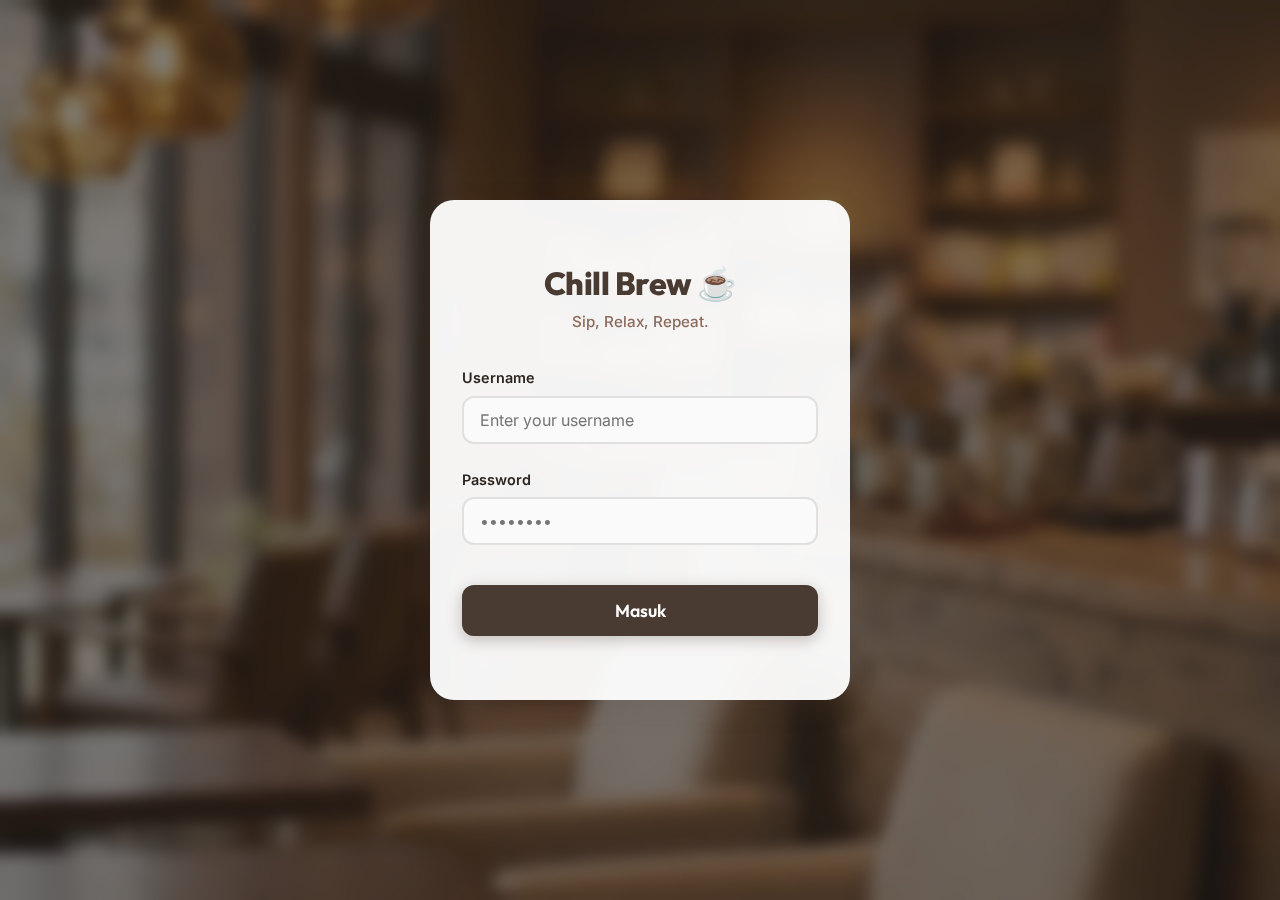
<file: index.html>
<!DOCTYPE html>
<html lang="id">
<head>
    <meta charset="UTF-8">
    <meta name="viewport" content="width=device-width, initial-scale=1.0">
    <title>Login - Chill Brew</title>
    <!-- Google Fonts -->
    <link rel="preconnect" href="https://fonts.googleapis.com">
    <link rel="preconnect" href="https://fonts.gstatic.com" crossorigin>
    <link href="https://fonts.googleapis.com/css2?family=Inter:wght@400;500;600&family=Outfit:wght@500;700;800&display=swap" rel="stylesheet">
    <!-- Custom CSS -->
    <link rel="stylesheet" href="css/style.css">
</head>
<body class="login-page">

    <div class="login-card">
        <h1 class="login-logo">Chill Brew ☕</h1>
        <p class="login-tagline">Sip, Relax, Repeat.</p>

        <form id="loginForm">
            <div class="form-group">
                <label for="username" class="form-label">Username</label>
                <input type="text" id="username" class="form-input" placeholder="Enter your username" required>
            </div>
            <div class="form-group">
                <label for="password" class="form-label">Password</label>
                <input type="password" id="password" class="form-input" placeholder="••••••••" required>
            </div>
            <button type="submit" class="btn-login">Masuk</button>
        </form>
    </div>

    <!-- Toast Notification Container -->
    <div id="toast" class="toast">Welcome back! Redirecting...</div>

    <script src="js/auth.js"></script>
</body>
</html>
</file>
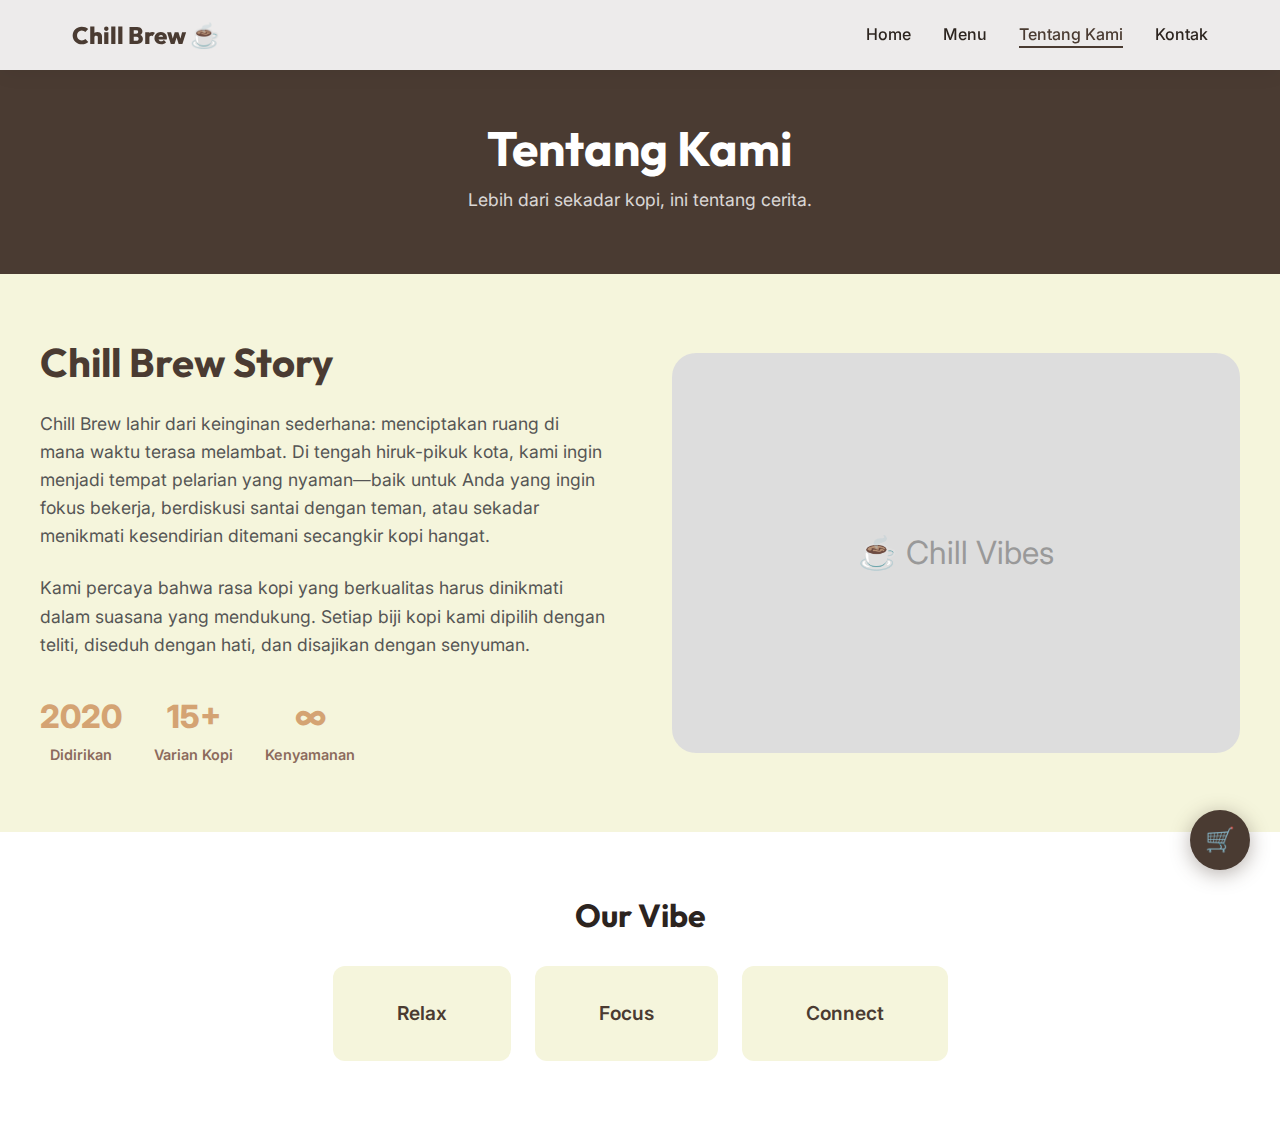
<file: about.html>
<!DOCTYPE html>
<html lang="id">

<head>
    <meta charset="UTF-8">
    <meta name="viewport" content="width=device-width, initial-scale=1.0">
    <title>Tentang Kami - Chill Brew</title>
    <link rel="preconnect" href="https://fonts.googleapis.com">
    <link rel="preconnect" href="https://fonts.gstatic.com" crossorigin>
    <link
        href="https://fonts.googleapis.com/css2?family=Inter:wght@400;500;600&family=Outfit:wght@500;700;800&display=swap"
        rel="stylesheet">
    <link rel="stylesheet" href="css/style.css">
</head>

<body>

    <!-- Navigation -->
    <nav class="navbar">
        <div class="container nav-container">
            <a href="home.html" class="logo">Chill Brew ☕</a>
            <ul class="nav-links">
                <li><a href="home.html">Home</a></li>
                <li><a href="menu.html">Menu</a></li>
                <li><a href="about.html" class="active">Tentang Kami</a></li>
                <li><a href="contact.html">Kontak</a></li>
            </ul>
            <div class="mobile-menu-btn">☰</div>
        </div>
    </nav>

    <!-- Page Header -->
    <header class="page-header">
        <div class="container">
            <h1>Tentang Kami</h1>
            <p>Lebih dari sekadar kopi, ini tentang cerita.</p>
        </div>
    </header>

    <!-- About Content -->
    <section class="about-section">
        <div class="container about-container">
            <div class="about-text">
                <h2>Chill Brew Story</h2>
                <p>
                    Chill Brew lahir dari keinginan sederhana: menciptakan ruang di mana waktu terasa melambat.
                    Di tengah hiruk-pikuk kota, kami ingin menjadi tempat pelarian yang nyaman—baik untuk Anda yang
                    ingin
                    fokus bekerja, berdiskusi santai dengan teman, atau sekadar menikmati kesendirian ditemani secangkir
                    kopi hangat.
                </p>
                <p>
                    Kami percaya bahwa rasa kopi yang berkualitas harus dinikmati dalam suasana yang mendukung.
                    Setiap biji kopi kami dipilih dengan teliti, diseduh dengan hati, dan disajikan dengan senyuman.
                </p>
                <div class="about-stats">
                    <div class="stat-item">
                        <span class="stat-number">2020</span>
                        <span class="stat-label">Didirikan</span>
                    </div>
                    <div class="stat-item">
                        <span class="stat-number">15+</span>
                        <span class="stat-label">Varian Kopi</span>
                    </div>
                    <div class="stat-item">
                        <span class="stat-number">∞</span>
                        <span class="stat-label">Kenyamanan</span>
                    </div>
                </div>
            </div>
            <div class="about-image">
                <div class="image-placeholder">☕ Chill Vibes</div>
            </div>
        </div>
    </section>

    <!-- Team / Vibe Section -->
    <section class="vibe-section">
        <div class="container">
            <h2>Our Vibe</h2>
            <div class="vibe-grid">
                <div class="vibe-card">Relax</div>
                <div class="vibe-card">Focus</div>
                <div class="vibe-card">Connect</div>
            </div>
        </div>
    </section>

    <!-- Floating Cart -->
    <div class="floating-cart-btn" id="cartBtn">
        🛒
        <span class="cart-badge" id="cartBadge">0</span>
    </div>

    <!-- Cart Modal -->
    <div class="cart-modal-overlay" id="cartModal">
        <div class="cart-modal">
            <div class="cart-header">
                <h2>Pesanan Anda</h2>
                <button class="close-modal">&times;</button>
            </div>
            <div class="cart-items" id="cartItemsContainer">
                <div class="empty-cart-msg">Belum ada menu yang dipilih.</div>
            </div>
            <div class="cart-footer">
                <div class="cart-total">
                    <span>Total:</span>
                    <span id="cartTotalValue">Rp 0</span>
                </div>
                <button class="btn-checkout" id="btnCheckout">Pesan Sekarang</button>
            </div>
        </div>
    </div>

    <script src="js/main.js"></script>
</body>

</html>
</file>
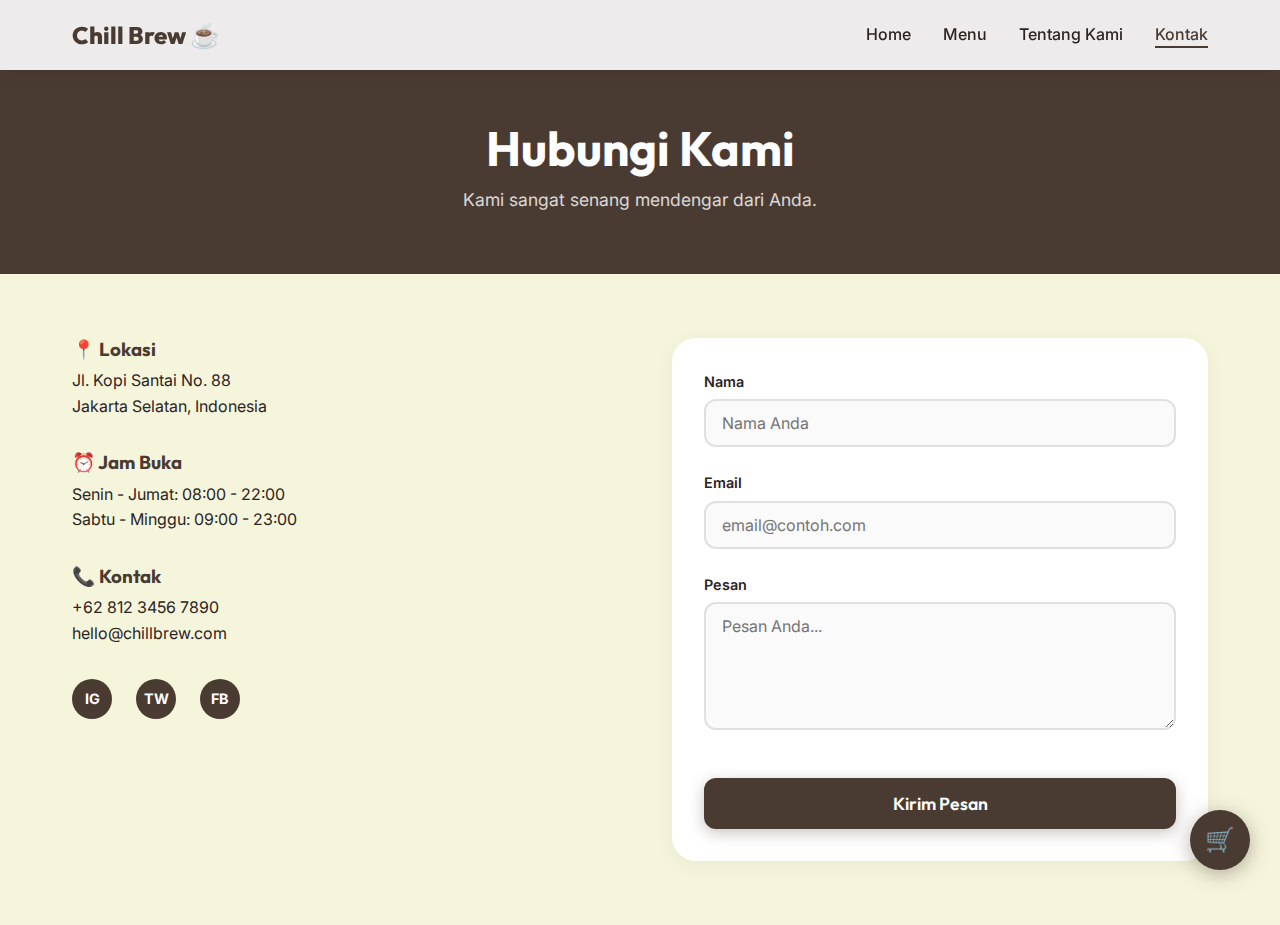
<file: contact.html>
<!DOCTYPE html>
<html lang="id">

<head>
    <meta charset="UTF-8">
    <meta name="viewport" content="width=device-width, initial-scale=1.0">
    <title>Kontak - Chill Brew</title>
    <link rel="preconnect" href="https://fonts.googleapis.com">
    <link rel="preconnect" href="https://fonts.gstatic.com" crossorigin>
    <link
        href="https://fonts.googleapis.com/css2?family=Inter:wght@400;500;600&family=Outfit:wght@500;700;800&display=swap"
        rel="stylesheet">
    <link rel="stylesheet" href="css/style.css">
</head>

<body>

    <!-- Navigation -->
    <nav class="navbar">
        <div class="container nav-container">
            <a href="home.html" class="logo">Chill Brew ☕</a>
            <ul class="nav-links">
                <li><a href="home.html">Home</a></li>
                <li><a href="menu.html">Menu</a></li>
                <li><a href="about.html">Tentang Kami</a></li>
                <li><a href="contact.html" class="active">Kontak</a></li>
            </ul>
            <div class="mobile-menu-btn">☰</div>
        </div>
    </nav>

    <!-- Page Header -->
    <header class="page-header">
        <div class="container">
            <h1>Hubungi Kami</h1>
            <p>Kami sangat senang mendengar dari Anda.</p>
        </div>
    </header>

    <!-- Contact Content -->
    <section class="contact-section">
        <div class="container contact-container">
            <!-- Contact Info -->
            <div class="contact-info">
                <div class="info-card">
                    <h3>📍 Lokasi</h3>
                    <p>Jl. Kopi Santai No. 88<br>Jakarta Selatan, Indonesia</p>
                </div>
                <div class="info-card">
                    <h3>⏰ Jam Buka</h3>
                    <p>Senin - Jumat: 08:00 - 22:00<br>Sabtu - Minggu: 09:00 - 23:00</p>
                </div>
                <div class="info-card">
                    <h3>📞 Kontak</h3>
                    <p>+62 812 3456 7890<br>hello@chillbrew.com</p>
                </div>
                <div class="social-links">
                    <a href="#" class="social-icon">IG</a>
                    <a href="#" class="social-icon">TW</a>
                    <a href="#" class="social-icon">FB</a>
                </div>
            </div>

            <!-- Contact Form -->
            <div class="contact-form-wrapper">
                <form class="contact-form">
                    <div class="form-group">
                        <label class="form-label">Nama</label>
                        <input type="text" class="form-input" placeholder="Nama Anda">
                    </div>
                    <div class="form-group">
                        <label class="form-label">Email</label>
                        <input type="email" class="form-input" placeholder="email@contoh.com">
                    </div>
                    <div class="form-group">
                        <label class="form-label">Pesan</label>
                        <textarea class="form-input" rows="5" placeholder="Pesan Anda..."></textarea>
                    </div>
                    <button type="button" class="btn-login">Kirim Pesan</button>
                </form>
            </div>
        </div>
    </section>

    <!-- Floating Cart -->
    <div class="floating-cart-btn" id="cartBtn">
        🛒
        <span class="cart-badge" id="cartBadge">0</span>
    </div>

    <!-- Cart Modal -->
    <div class="cart-modal-overlay" id="cartModal">
        <div class="cart-modal">
            <div class="cart-header">
                <h2>Pesanan Anda</h2>
                <button class="close-modal">&times;</button>
            </div>
            <div class="cart-items" id="cartItemsContainer">
                <div class="empty-cart-msg">Belum ada menu yang dipilih.</div>
            </div>
            <div class="cart-footer">
                <div class="cart-total">
                    <span>Total:</span>
                    <span id="cartTotalValue">Rp 0</span>
                </div>
                <button class="btn-checkout" id="btnCheckout">Pesan Sekarang</button>
            </div>
        </div>
    </div>

    <script src="js/main.js"></script>
</body>

</html>
</file>
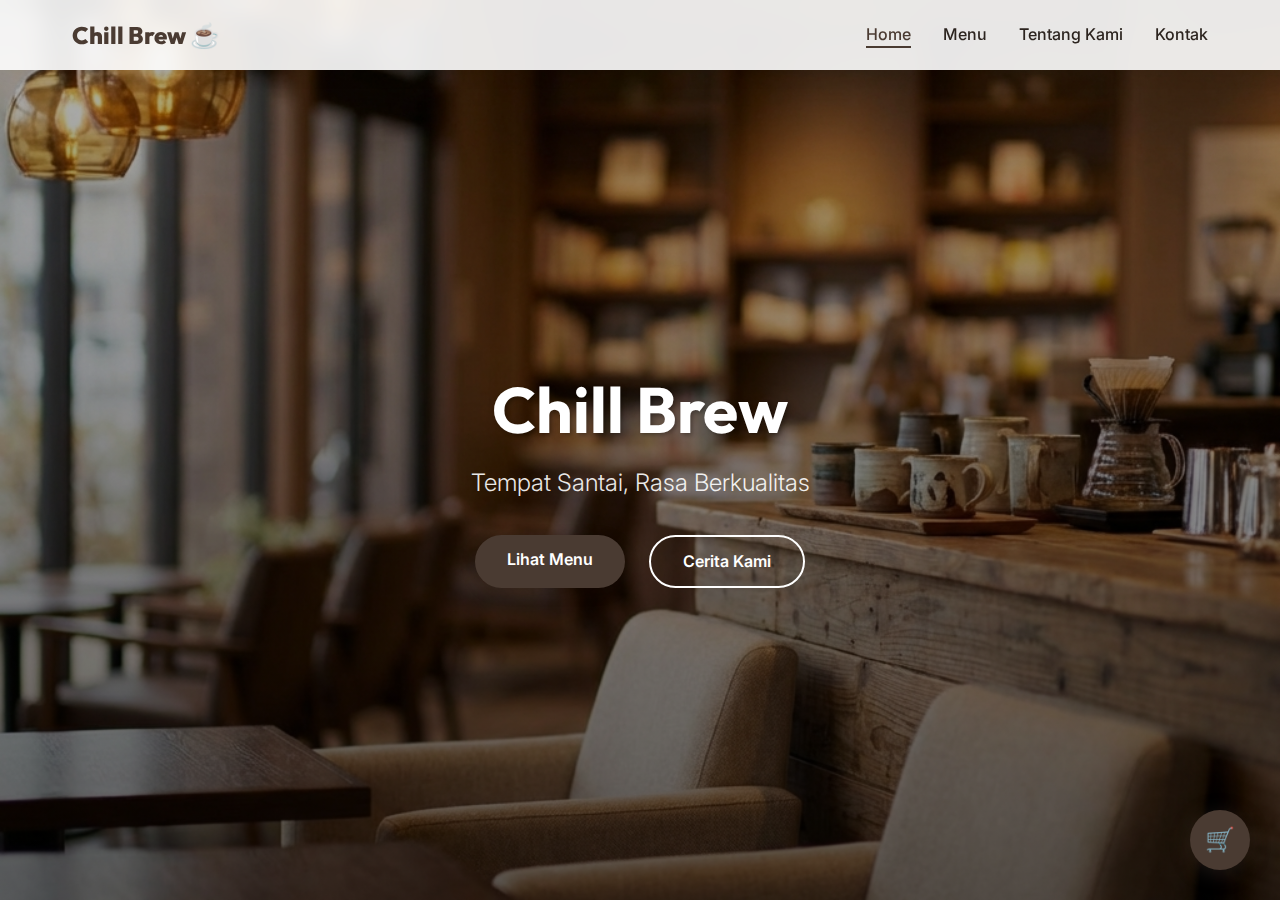
<file: home.html>
<!DOCTYPE html>
<html lang="id">

<head>
    <meta charset="UTF-8">
    <meta name="viewport" content="width=device-width, initial-scale=1.0">
    <title>Chill Brew - Tempat Santai, Rasa Berkualitas</title>
    <!-- Google Fonts -->
    <link rel="preconnect" href="https://fonts.googleapis.com">
    <link rel="preconnect" href="https://fonts.gstatic.com" crossorigin>
    <link
        href="https://fonts.googleapis.com/css2?family=Inter:wght@400;500;600&family=Outfit:wght@500;700;800&display=swap"
        rel="stylesheet">
    <!-- Custom CSS -->
    <link rel="stylesheet" href="css/style.css">
</head>

<body>

    <!-- Navigation -->
    <nav class="navbar">
        <div class="container nav-container">
            <a href="home.html" class="logo">Chill Brew ☕</a>
            <ul class="nav-links">
                <li><a href="home.html" class="active">Home</a></li>
                <li><a href="menu.html">Menu</a></li>
                <li><a href="about.html">Tentang Kami</a></li>
                <li><a href="contact.html">Kontak</a></li>
            </ul>
            <div class="mobile-menu-btn">☰</div>
        </div>
    </nav>

    <!-- Hero Section -->
    <header class="hero-section">
        <div class="hero-content">
            <h1 class="hero-title">Chill Brew</h1>
            <p class="hero-tagline">Tempat Santai, Rasa Berkualitas</p>
            <div class="hero-actions">
                <a href="menu.html" class="btn-primary">Lihat Menu</a>
                <a href="about.html" class="btn-secondary">Cerita Kami</a>
            </div>
        </div>
    </header>

    <!-- Floating Cart -->
    <div class="floating-cart-btn" id="cartBtn">
        🛒
        <span class="cart-badge" id="cartBadge">0</span>
    </div>

    <!-- Cart Modal -->
    <div class="cart-modal-overlay" id="cartModal">
        <div class="cart-modal">
            <div class="cart-header">
                <h2>Pesanan Anda</h2>
                <button class="close-modal">&times;</button>
            </div>
            <div class="cart-items" id="cartItemsContainer">
                <div class="empty-cart-msg">Belum ada menu yang dipilih.</div>
            </div>
            <div class="cart-footer">
                <div class="cart-total">
                    <span>Total:</span>
                    <span id="cartTotalValue">Rp 0</span>
                </div>
                <button class="btn-checkout" id="btnCheckout">Pesan Sekarang</button>
            </div>
        </div>
    </div>

    <script src="js/main.js"></script>
</body>

</html>
</file>
<file: css/style.css>
﻿:root {
    /* Color Palette */
    --color-primary: #4A3B32;
    /* Deep Coffee */
    --color-secondary: #8C6B5D;
    /* Lighter Roast */
    --color-accent: #D4A373;
    /* Golden crema */
    --color-bg: #F5F5DC;
    /* Beige/Cream */
    --color-text-main: #2C241F;
    /* Very dark brown */
    --color-text-light: #FAFAFA;
    --color-white: #FFFFFF;

    /* Typography */
    --font-heading: 'Outfit', sans-serif;
    --font-body: 'Inter', sans-serif;

    /* Spacing */
    --spacing-xs: 0.5rem;
    --spacing-sm: 1rem;
    --spacing-md: 1.5rem;
    --spacing-lg: 2rem;
    --spacing-xl: 4rem;

    /* Effects */
    --shadow-soft: 0 4px 20px rgba(0, 0, 0, 0.05);
    --shadow-card: 0 8px 30px rgba(74, 59, 50, 0.1);
    --radius-md: 12px;
    --radius-lg: 24px;
    --transition: all 0.3s ease;
}

* {
    margin: 0;
    padding: 0;
    box-sizing: border-box;
}

body {
    font-family: var(--font-body);
    background-color: var(--color-bg);
    color: var(--color-text-main);
    line-height: 1.6;
    overflow-x: hidden;
}

h1,
h2,
h3,
h4,
h5,
h6 {
    font-family: var(--font-heading);
    font-weight: 700;
    line-height: 1.2;
}

a {
    text-decoration: none;
    color: inherit;
    transition: var(--transition);
}

button {
    cursor: pointer;
    font-family: var(--font-heading);
    border: none;
    outline: none;
    transition: var(--transition);
}

/* Utilities */
.container {
    max-width: 1200px;
    margin: 0 auto;
    padding: 0 var(--spacing-lg);
}

/* --- LOGIN PAGE STYLES --- */
.login-page {
    height: 100vh;
    width: 100%;
    display: flex;
    justify-content: center;
    align-items: center;
    background: url('../images/bg.png') no-repeat center center/cover;
    position: relative;
}

.login-page::before {
    content: '';
    position: absolute;
    top: 0;
    left: 0;
    right: 0;
    bottom: 0;
    background: rgba(44, 36, 31, 0.6);
    /* Dark overlay */
    backdrop-filter: blur(8px);
}

.login-card {
    position: relative;
    background: rgba(255, 255, 255, 0.95);
    padding: var(--spacing-xl) var(--spacing-lg);
    width: 100%;
    max-width: 420px;
    border-radius: var(--radius-lg);
    box-shadow: var(--shadow-card);
    text-align: center;
    animation: fadeInUp 0.8s ease-out;
}

.login-logo {
    font-size: 2rem;
    color: var(--color-primary);
    margin-bottom: var(--spacing-xs);
    font-weight: 800;
    letter-spacing: -0.5px;
}

.login-tagline {
    font-size: 0.95rem;
    color: var(--color-secondary);
    margin-bottom: var(--spacing-lg);
    font-weight: 500;
}

.form-group {
    margin-bottom: var(--spacing-md);
    text-align: left;
}

.form-label {
    display: block;
    margin-bottom: 0.4rem;
    font-size: 0.9rem;
    color: var(--color-text-main);
    font-weight: 600;
}

.form-input {
    width: 100%;
    padding: 12px 16px;
    border: 2px solid #E0E0E0;
    border-radius: var(--radius-md);
    font-family: var(--font-body);
    font-size: 1rem;
    transition: var(--transition);
    background: #FAFAFA;
}

.form-input:focus {
    border-color: var(--color-accent);
    background: #FFF;
    box-shadow: 0 0 0 4px rgba(212, 163, 115, 0.1);
}

.btn-login {
    width: 100%;
    padding: 14px;
    background-color: var(--color-primary);
    color: var(--color-white);
    font-size: 1.1rem;
    font-weight: 600;
    border-radius: var(--radius-md);
    margin-top: var(--spacing-sm);
    box-shadow: 0 4px 15px rgba(74, 59, 50, 0.3);
}

.btn-login:hover {
    background-color: var(--color-secondary);
    transform: translateY(-2px);
    box-shadow: 0 6px 20px rgba(74, 59, 50, 0.4);
}

/* Animations */
@keyframes fadeInUp {
    from {
        opacity: 0;
        transform: translateY(30px);
    }

    to {
        opacity: 1;
        transform: translateY(0);

    }
}

/* --- PAGES --- */
.page-header {
    background-color: var(--color-primary);
    color: white;
    padding: 120px 0 60px;
    /* Top padding for fixed navbar */
    text-align: center;
}

.page-header h1 {
    font-size: 3rem;
    margin-bottom: var(--spacing-xs);
}

.page-header p {
    font-size: 1.1rem;
    opacity: 0.8;
}

/* Menu Section */
.menu-section {
    padding: var(--spacing-xl) 0;
}

.menu-categories {
    display: flex;
    justify-content: center;
    gap: var(--spacing-sm);
    margin-bottom: var(--spacing-lg);
    flex-wrap: wrap;
}

.category-btn {
    padding: 10px 24px;
    background: white;
    border: 1px solid #E0E0E0;
    border-radius: 50px;
    font-weight: 500;
    color: var(--color-text-main);
    transition: var(--transition);
}

.category-btn:hover,
.category-btn.active {
    background: var(--color-primary);
    color: white;
    border-color: var(--color-primary);
    transform: translateY(-2px);
}

.menu-grid {
    display: grid;
    grid-template-columns: repeat(auto-fill, minmax(300px, 1fr));
    gap: var(--spacing-lg);
}

.menu-card {
    background: white;
    border-radius: var(--radius-md);
    overflow: hidden;
    box-shadow: var(--shadow-card);
    transition: var(--transition);
    cursor: pointer;
}

.menu-card:hover {
    transform: translateY(-10px);
    box-shadow: 0 15px 30px rgba(0, 0, 0, 0.1);
}

/* Menu Card Images */
.card-image-container {
    height: 200px;
    width: 100%;
    overflow: hidden;
    position: relative;
    background-color: #f0f0f0;
}

.card-image {
    width: 100%;
    height: 100%;
    object-fit: cover;
    transition: transform 0.5s ease;
}

.menu-card:hover .card-image {
    transform: scale(1.1);
}


.card-content {
    padding: var(--spacing-md);
}

.card-content h3 {
    margin-bottom: 0.5rem;
    font-size: 1.25rem;
}

.card-content .description {
    font-size: 0.9rem;
    color: #666;
    margin-bottom: var(--spacing-sm);
}

.card-content .price {
    display: block;
    font-weight: 700;
    color: var(--color-primary);
    font-size: 1.1rem;
}


/* About Section */
.about-container {
    display: grid;
    grid-template-columns: 1fr 1fr;
    gap: var(--spacing-xl);
    align-items: center;
    padding: var(--spacing-xl) 0;
}

.about-text h2 {
    font-size: 2.5rem;
    margin-bottom: var(--spacing-md);
    color: var(--color-primary);
}

.about-text p {
    font-size: 1.1rem;
    color: #555;
    margin-bottom: var(--spacing-md);
}

.about-stats {
    display: flex;
    gap: var(--spacing-lg);
    margin-top: var(--spacing-lg);
}

.stat-item {
    text-align: center;
}

.stat-number {
    display: block;
    font-size: 2rem;
    font-weight: 800;
    color: var(--color-accent);
}

.stat-label {
    font-size: 0.9rem;
    font-weight: 600;
    color: var(--color-secondary);
}

.about-image {
    height: 400px;
}

.image-placeholder {
    width: 100%;
    height: 100%;
    background-color: #DDD;
    border-radius: var(--radius-lg);
    display: flex;
    align-items: center;
    justify-content: center;
    font-size: 2rem;
    color: #999;
}

/* Vibe Section */
.vibe-section {
    background-color: white;
    padding: var(--spacing-xl) 0;
    text-align: center;
}

.vibe-section h2 {
    margin-bottom: var(--spacing-lg);
    font-size: 2rem;
}

.vibe-grid {
    display: flex;
    justify-content: center;
    gap: var(--spacing-md);
    flex-wrap: wrap;
}

.vibe-card {
    background: var(--color-bg);
    padding: var(--spacing-lg) var(--spacing-xl);
    border-radius: var(--radius-md);
    font-weight: 600;
    color: var(--color-primary);
    font-size: 1.2rem;
}

/* Contact Section */
.contact-section {
    padding: var(--spacing-xl) 0;
}

.contact-container {
    display: grid;
    grid-template-columns: 1fr 1fr;
    gap: var(--spacing-xl);
}

.info-card {
    margin-bottom: var(--spacing-lg);
}

.info-card h3 {
    color: var(--color-primary);
    margin-bottom: var(--spacing-xs);
}

.social-links {
    display: flex;
    gap: var(--spacing-md);
    margin-top: var(--spacing-lg);
}

.social-icon {
    width: 40px;
    height: 40px;
    background-color: var(--color-primary);
    color: white;
    border-radius: 50%;
    display: flex;
    align-items: center;
    justify-content: center;
    font-weight: bold;
    font-size: 0.9rem;
}

.social-icon:hover {
    background-color: var(--color-accent);
}

.contact-form-wrapper {
    background: white;
    padding: var(--spacing-lg);
    border-radius: var(--radius-lg);
    box-shadow: var(--shadow-soft);
}

/* Responsiveness for new pages */
@media (max-width: 768px) {

    .about-container,
    .contact-container {
        grid-template-columns: 1fr;
    }

    .about-image {
        order: -1;
        /* Image on top on mobile */
        height: 250px;
    }
}

/* Toast */
.toast {
    position: fixed;
    bottom: 2rem;
    left: 50%;
    transform: translateX(-50%) translateY(100px);
    background: var(--color-text-main);
    color: white;
    padding: 12px 24px;
    border-radius: 50px;
    font-size: 0.9rem;
    opacity: 0;
    transition: all 0.4s cubic-bezier(0.175, 0.885, 0.32, 1.275);
    z-index: 1000;
}

.toast.show {
    transform: translateX(-50%) translateY(0);
    opacity: 1;
}

/* --- COMPONENTS --- */

/* Navbar */
.navbar {
    position: fixed;
    top: 0;
    left: 0;
    width: 100%;
    padding: 1rem 0;
    background: rgba(255, 255, 255, 0.9);
    backdrop-filter: blur(10px);
    z-index: 1000;
    box-shadow: var(--shadow-soft);
}

.nav-container {
    display: flex;
    justify-content: space-between;
    align-items: center;
}

.logo {
    font-family: var(--font-heading);
    font-weight: 800;
    font-size: 1.5rem;
    color: var(--color-primary);
}

.nav-links {
    display: flex;
    gap: 2rem;
    list-style: none;
}

.nav-links a {
    font-weight: 500;
    color: var(--color-text-main);
    position: relative;
}

.nav-links a:hover,
.nav-links a.active {
    color: var(--color-primary);
}

.nav-links a::after {
    content: '';
    position: absolute;
    width: 0;
    height: 2px;
    bottom: -4px;
    left: 0;
    background-color: var(--color-primary);
    transition: var(--transition);
}

.nav-links a:hover::after,
.nav-links a.active::after {
    width: 100%;
}

.mobile-menu-btn {
    display: none;
    font-size: 1.5rem;
    cursor: pointer;
}

/* Hero Section */
.hero-section {
    height: 100vh;
    display: flex;
    align-items: center;
    justify-content: center;
    background: url('../images/bg.png') no-repeat center center/cover;
    position: relative;
    text-align: center;
    color: var(--color-white);
    padding-top: 60px;
    /* Navbar offset */
}

.hero-section::before {
    content: '';
    position: absolute;
    top: 0;
    left: 0;
    right: 0;
    bottom: 0;
    background: linear-gradient(rgba(0, 0, 0, 0.3), rgba(0, 0, 0, 0.6));
}

.hero-content {
    position: relative;
    z-index: 1;
    max-width: 800px;
    padding: 0 20px;
    animation: fadeInUp 1s ease-out;
}

.hero-title {
    font-size: 4rem;
    margin-bottom: var(--spacing-sm);
    text-shadow: 2px 2px 4px rgba(0, 0, 0, 0.3);
}

.hero-tagline {
    font-size: 1.5rem;
    margin-bottom: var(--spacing-lg);
    font-weight: 300;
    opacity: 0.9;
}

.hero-actions {
    display: flex;
    gap: var(--spacing-md);
    justify-content: center;
}

.btn-primary {
    display: inline-block;
    padding: 12px 32px;
    background-color: var(--color-primary);
    color: white;
    border-radius: 50px;
    font-weight: 600;
    box-shadow: 0 4px 15px rgba(0, 0, 0, 0.2);
}

.btn-primary:hover {
    background-color: var(--color-secondary);
    transform: translateY(-3px);
}

.btn-secondary {
    display: inline-block;
    padding: 12px 32px;
    background-color: transparent;
    border: 2px solid white;
    color: white;
    border-radius: 50px;
    font-weight: 600;
}

.btn-secondary:hover {
    background-color: white;
    color: var(--color-text-main);
    transform: translateY(-3px);
}

/* Responsive adjustments */
@media (max-width: 768px) {
    .nav-links {
        display: none;
        /* TODO: Add mobile menu toggle logic */
    }

    .mobile-menu-btn {
        display: block;
    }

    .hero-title {
        font-size: 2.5rem;
    }

    .hero-tagline {
        font-size: 1.1rem;
    }

    .hero-actions {
        flex-direction: column;
        gap: var(--spacing-sm);
    }
}

/* Floating Cart */
.floating-cart-btn {
    position: fixed;
    bottom: 30px;
    right: 30px;
    width: 60px;
    height: 60px;
    background-color: var(--color-primary);
    color: white;
    border-radius: 50%;
    display: flex;
    align-items: center;
    justify-content: center;
    box-shadow: 0 4px 20px rgba(74, 59, 50, 0.4);
    cursor: pointer;
    z-index: 999;
    transition: transform 0.3s cubic-bezier(0.175, 0.885, 0.32, 1.275);
    font-size: 1.5rem;
}

.floating-cart-btn:hover {
    transform: scale(1.1);
    background-color: var(--color-secondary);
}

.cart-badge {
    position: absolute;
    top: -5px;
    right: -5px;
    background-color: #D32F2F;
    /* Red alert color */
    color: white;
    font-size: 0.75rem;
    font-weight: 700;
    width: 24px;
    height: 24px;
    border-radius: 50%;
    display: flex;
    align-items: center;
    justify-content: center;
    border: 2px solid white;
    opacity: 0;
    transform: scale(0);
    transition: all 0.3s ease;
}

.cart-badge.show {
    opacity: 1;
    transform: scale(1);
}

/* Add to Cart Animation Class */
.shake {
    animation: shake 0.5s cubic-bezier(.36, .07, .19, .97) both;
}

@keyframes shake {

    10%,
    90% {
        transform: translate3d(-1px, 0, 0);
    }

    20%,
    80% {
        transform: translate3d(2px, 0, 0);
    }

    30%,
    50%,
    70% {
        transform: translate3d(-4px, 0, 0);
    }

    40%,
    60% {
        transform: translate3d(4px, 0, 0);
    }
}

/* Cart Modal */
.cart-modal-overlay {
    position: fixed;
    top: 0;
    left: 0;
    right: 0;
    bottom: 0;
    background: rgba(0, 0, 0, 0.5);
    z-index: 2000;
    display: none;
    align-items: center;
    justify-content: center;
    backdrop-filter: blur(4px);
    opacity: 0;
    transition: opacity 0.3s ease;
}

.cart-modal-overlay.open {
    display: flex;
    /* flex to center */
    opacity: 1;
}

.cart-modal {
    background: white;
    width: 90%;
    max-width: 500px;
    border-radius: var(--radius-lg);
    box-shadow: var(--shadow-card);
    overflow: hidden;
    transform: translateY(20px);
    transition: transform 0.3s cubic-bezier(0.175, 0.885, 0.32, 1.275);
    display: flex;
    flex-direction: column;
    max-height: 80vh;
}

.cart-modal-overlay.open .cart-modal {
    transform: translateY(0);
}

.cart-header {
    padding: var(--spacing-md);
    background-color: var(--color-primary);
    color: white;
    display: flex;
    justify-content: space-between;
    align-items: center;
}

.cart-header h2 {
    font-size: 1.25rem;
    margin: 0;
}

.close-modal {
    background: none;
    border: none;
    color: white;
    font-size: 2rem;
    cursor: pointer;
    line-height: 1;
}

.cart-items {
    padding: var(--spacing-md);
    overflow-y: auto;
    flex-grow: 1;
}

.empty-cart-msg {
    text-align: center;
    color: #999;
    font-style: italic;
    padding: 2rem 0;
}


.cart-item {
    display: flex;
    justify-content: space-between;
    align-items: center;
    margin-bottom: var(--spacing-sm);
    padding-bottom: var(--spacing-sm);
    border-bottom: 1px solid #EEE;
}

.cart-item:last-child {
    border-bottom: none;
    margin-bottom: 0;
    padding-bottom: 0;
}

.item-info h4 {
    font-size: 1rem;
    margin-bottom: 4px;
}

.item-price {
    font-size: 0.9rem;
    color: #666;
}

.item-remove {
    color: #D32F2F;
    background: none;
    border: none;
    font-size: 0.9rem;
    cursor: pointer;
    font-weight: 600;
}

.cart-footer {
    padding: var(--spacing-md);
    border-top: 1px solid #EEE;
    background-color: #FAFAFA;
}

.cart-total {
    display: flex;
    justify-content: space-between;
    font-size: 1.25rem;
    font-weight: 800;
    margin-bottom: var(--spacing-md);
    color: var(--color-primary);
}

.btn-checkout {
    width: 100%;
    padding: 14px;
    background-color: var(--color-accent);
    color: var(--color-text-main);
    font-size: 1.1rem;
    font-weight: 700;
    border-radius: var(--radius-md);
}

.btn-checkout:hover {
    background-color: var(--color-primary);
    color: white;
    transform: translateY(-2px);
    box-shadow: 0 4px 15px rgba(0, 0, 0, 0.2);
}

/* ... (previous code) ... */



/* Receipt Modal */

.receipt-modal-overlay {

    position: fixed;

    top: 0;

    left: 0;

    right: 0;

    bottom: 0;

    background: rgba(0, 0, 0, 0.7);

    z-index: 2001;

    display: none;

    align-items: center;

    justify-content: center;

    backdrop-filter: blur(4px);

    opacity: 0;

    transition: opacity 0.3s ease;

}



.receipt-modal-overlay.open {

    display: flex;

    opacity: 1;

}



.receipt-modal {

    background: #fff;

    width: 90%;

    max-width: 400px;

    padding: 0;

    box-shadow: 0 10px 30px rgba(0, 0, 0, 0.3);

    transform: translateY(20px);

    transition: transform 0.3s ease;

    font-family: 'Courier New', Courier, monospace;

    /* Monospace for receipt look */

    position: relative;

    /* Paper cut effect edges could be added here but keeping it simple */

}



.receipt-modal::before {

    content: '';

    position: absolute;

    top: -5px;

    left: 0;

    width: 100%;

    height: 10px;

    background: linear-gradient(135deg, white 5px, transparent 0) 0 5px,

        linear-gradient(-135deg, white 5px, transparent 0) 0 5px;

    background-color: transparent;

    background-position: left bottom;

    background-repeat: repeat-x;

    background-size: 10px 10px;

    transform: rotate(180deg);

}



.receipt-modal::after {

    content: '';

    position: absolute;

    bottom: -5px;

    left: 0;

    width: 100%;

    height: 10px;

    background: linear-gradient(135deg, white 5px, transparent 0) 0 5px,

        linear-gradient(-135deg, white 5px, transparent 0) 0 5px;

    background-color: transparent;

    background-position: left bottom;

    background-repeat: repeat-x;

    background-size: 10px 10px;

}



.receipt-modal-overlay.open .receipt-modal {

    transform: translateY(0);

}



.receipt-content {

    padding: 2rem;

    text-align: center;

}



.receipt-header {

    margin-bottom: 20px;

    border-bottom: 2px dashed #ccc;

    padding-bottom: 15px;

}



.receipt-header h2 {

    font-size: 1.5rem;

    margin-bottom: 5px;

    text-transform: uppercase;

    letter-spacing: 2px;

}



.receipt-meta {

    font-size: 0.8rem;

    color: #666;

    margin-bottom: 5px;

}



.receipt-items {

    margin-bottom: 20px;

    text-align: left;

    max-height: 200px;

    overflow-y: auto;

}



.receipt-item {

    display: flex;

    justify-content: space-between;

    margin-bottom: 8px;

    font-size: 0.95rem;

}



.receipt-divider {

    border-top: 2px dashed #ccc;

    margin: 15px 0;

}



.receipt-total {

    display: flex;

    justify-content: space-between;

    font-weight: bold;

    font-size: 1.2rem;

    margin-top: 10px;

}



.receipt-footer {

    margin-top: 20px;

    font-size: 0.9rem;

    color: #444;

}



.btn-close-receipt {

    margin-top: 20px;

    padding: 10px 25px;

    background: #333;

    color: white;

    border: none;

    cursor: pointer;

    font-family: var(--font-body);

    font-weight: 600;

    text-transform: uppercase;

    letter-spacing: 1px;

    transition: background 0.2s;

}



.btn-close-receipt:hover {

    background: #000;

}

/* Payment Modal */

.payment-modal-overlay {

    position: fixed;

    top: 0;

    left: 0;

    right: 0;

    bottom: 0;

    background: rgba(0, 0, 0, 0.5);

    z-index: 2002;

    /* Above Receipt (2001) and Cart (2000) */

    display: none;

    align-items: center;

    justify-content: center;

    backdrop-filter: blur(4px);

    opacity: 0;

    transition: opacity 0.3s ease;

}



.payment-modal-overlay.open {

    display: flex;

    opacity: 1;

}



.payment-modal {

    background: white;

    width: 90%;

    max-width: 400px;

    border-radius: var(--radius-lg);

    box-shadow: var(--shadow-card);

    overflow: hidden;

    transform: translateY(20px);

    transition: transform 0.3s cubic-bezier(0.175, 0.885, 0.32, 1.275);

    display: flex;

    flex-direction: column;

}



.payment-modal-overlay.open .payment-modal {

    transform: translateY(0);

}



.payment-header {

    padding: var(--spacing-md);

    background-color: var(--color-primary);

    color: white;

    display: flex;

    justify-content: space-between;

    align-items: center;

}



.payment-header h2 {

    font-size: 1.25rem;

    margin: 0;

}



.payment-content {

    padding: var(--spacing-md);

}



.payment-total-display {

    text-align: center;

    font-size: 1.5rem;

    font-weight: 800;

    color: var(--color-primary);

    margin-bottom: 20px;

}



.payment-methods {

    display: grid;

    grid-template-columns: 1fr 1fr;

    gap: 10px;

}



.payment-method {

    border: 2px solid #eee;

    border-radius: 10px;

    padding: 15px;

    display: flex;

    flex-direction: column;

    align-items: center;

    justify-content: center;

    cursor: pointer;

    transition: all 0.2s;

}



.payment-method:hover {

    border-color: var(--color-primary);

    background-color: #f9f9f9;

}



.payment-method.selected {

    border-color: var(--color-primary);

    background-color: #fff8f0;

    /* Light orange tint */

    box-shadow: 0 0 0 2px var(--color-primary);

}



.payment-icon {

    font-size: 2rem;

    margin-bottom: 5px;

}



.payment-name {

    font-weight: 600;

    font-size: 0.9rem;

}



.payment-footer {

    padding: var(--spacing-md);

    border-top: 1px solid #eee;

    text-align: center;

}



.btn-confirm-payment {

    padding: 12px 30px;

    background-color: #ccc;

    color: white;

    border: none;

    border-radius: 50px;

    font-weight: 600;

    cursor: not-allowed;

    width: 100%;

    font-size: 1rem;

    transition: background 0.3s;

}



.btn-confirm-payment.active {

    background-color: var(--color-primary);

    cursor: pointer;

}



.btn-confirm-payment.active:hover {

    background-color: var(--color-secondary);

}

/* Inline Payment Section in Cart */

.cart-payment-section {

    padding: var(--spacing-md);

    border-top: 1px solid #eee;

    background-color: #fafafa;

}



.cart-payment-section h3 {

    margin-top: 0;

    margin-bottom: 10px;

    font-size: 1rem;

    color: var(--color-text-main);

}



.payment-methods.inline {
    display: grid;
    grid-template-columns: repeat(auto-fit, minmax(70px, 1fr));
    gap: 8px;
}



.payment-methods.inline .payment-method {

    padding: 8px;

    font-size: 0.8rem;

}



.payment-methods.inline .payment-icon {

    font-size: 1.2rem;

}



/* Response for smaller screens */

@media (max-width: 480px) {

    .payment-methods.inline {

        grid-template-columns: repeat(2, 1fr);

    }

}
</file>
